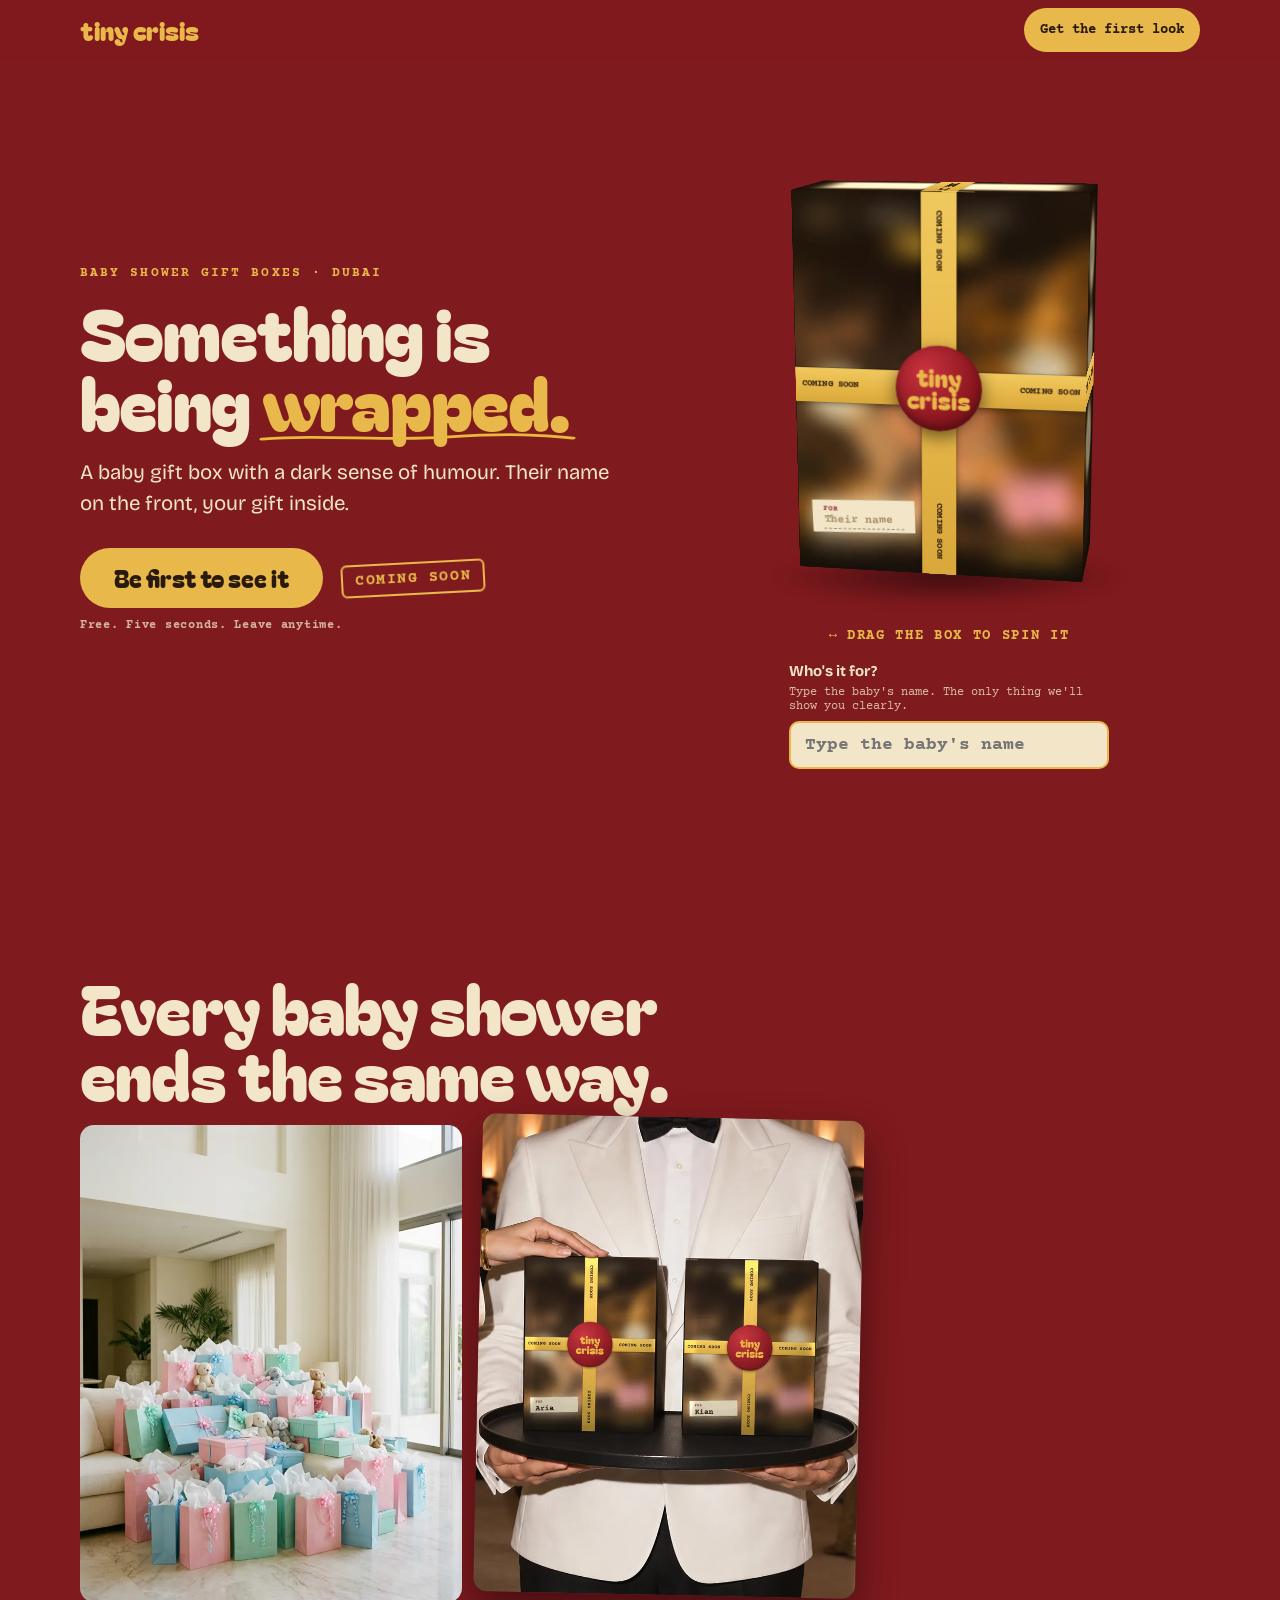
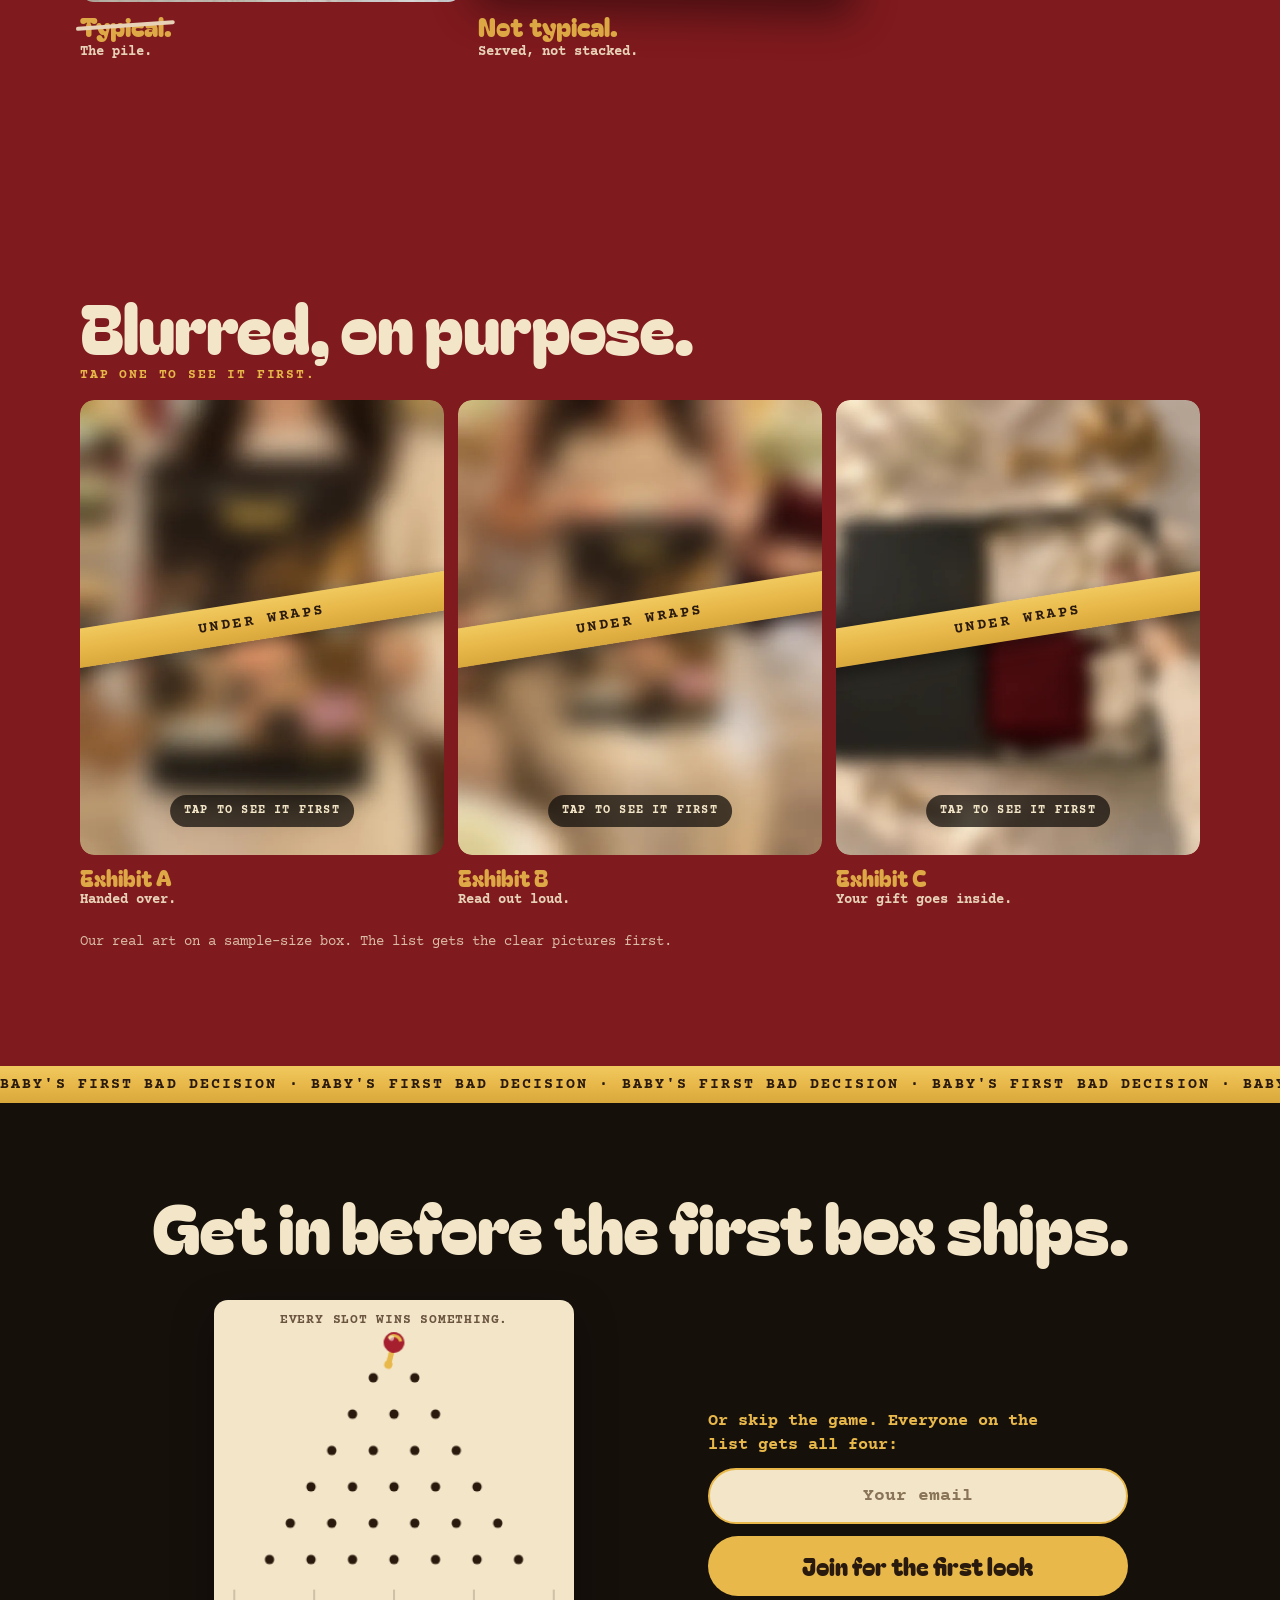
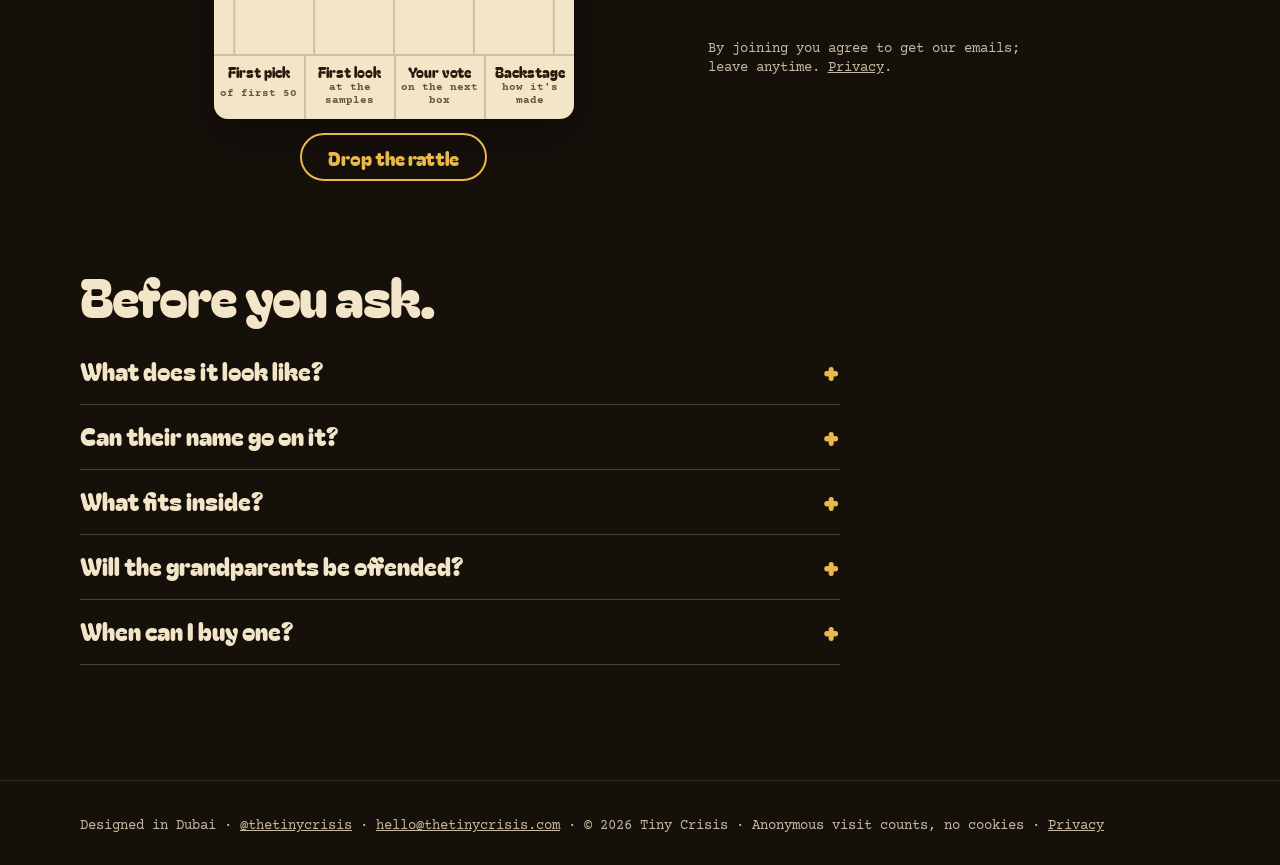
<file: index.html>
<!doctype html>
<html lang="en">
<head>
<meta charset="utf-8">
<meta name="viewport" content="width=device-width, initial-scale=1, viewport-fit=cover">
<title>Tiny Crisis · Funny baby shower gift boxes, Dubai</title>
<meta name="description" content="Baby shower gift boxes with a dark sense of humour. Your gift goes inside. Their name goes on the front. Designed in Dubai, opening soon.">
<meta property="og:title" content="Tiny Crisis · Baby's First Bad Decision">
<meta property="og:description" content="Baby shower gift boxes with a dark sense of humour. Your gift goes inside. Their name goes on the front.">
<meta property="og:image" content="https://thetinycrisis.com/img/og-soon.jpg">
<meta property="og:image:width" content="1200">
<meta property="og:image:height" content="630">
<meta property="og:image:alt" content="Two sealed Tiny Crisis gift boxes on a waiter's tray, wrapped in gold Coming soon tape.">
<meta property="og:url" content="https://thetinycrisis.com/">
<meta name="twitter:card" content="summary_large_image">
<meta name="theme-color" content="#7F1A1E">
<link rel="canonical" href="https://thetinycrisis.com/">
<link rel="apple-touch-icon" href="apple-touch-icon.png">
<script type="application/ld+json">{"@context":"https://schema.org","@type":"Organization","name":"Tiny Crisis","url":"https://thetinycrisis.com/","logo":"https://thetinycrisis.com/apple-touch-icon.png","description":"Baby shower gift boxes with a dark sense of humour, designed in Dubai.","sameAs":["https://www.instagram.com/thetinycrisis/"]}</script>
<link rel="icon" href="favicon.svg" type="image/svg+xml">
<link rel="preload" href="img/blur-front.webp" as="image" type="image/webp">
<link rel="preload" href="fonts/bagel-fat-one-latin-400-normal.woff2" as="font" type="font/woff2" crossorigin>
<link rel="stylesheet" href="style.css?v=20261118a">
</head>
<body>

<header class="top">
  <div class="wrap top-in">
    <a class="logo" href="#top">tiny crisis</a>
    <a class="pill" href="#join" id="pillBtn" aria-haspopup="dialog">Get the first look</a>
  </div>
</header>

<main id="top">

<!-- 1. Sealed (13 Nov, Mohamed: "coming soon banners all over"): blurred art under COMING SOON tape, only her name sharp -->
<section class="hero">
  <div class="wrap hero-in">
    <div class="hero-copy">
      <p class="kicker">Baby shower gift boxes · Dubai</p>
      <h1>Something is being <span>wrapped.</span></h1>
      <p class="lede">A baby gift box with a dark sense of humour. Their name on the front, your gift inside.</p>
      <p class="hero-cta"><a class="btn big" id="heroBtn" href="#join" aria-haspopup="dialog">Be first to see it</a><span class="soon"><span>Coming soon</span></span></p>
      <p class="cta-note">Free. Five seconds. Leave anytime.</p>
    </div>
    <div class="stage">
      <div class="scene" id="scene" role="group" aria-label="A sealed gift box under gold Coming soon tape. Drag it, or use the arrow keys, to spin it.">
        <div class="box" id="box">
          <div class="face f-front"><img src="img/blur-front.webp" alt="" fetchpriority="high"><span class="band h split" aria-hidden="true"><em>COMING SOON</em><em>COMING SOON</em></span><span class="band v split" aria-hidden="true"><b>COMING SOON</b><b>COMING SOON</b></span><span class="seal" aria-hidden="true">tiny<br>crisis</span><span class="namelabel" aria-hidden="true"><small>For</small><b id="nameOut">Their name</b></span></div>
          <div class="face f-back"><img src="img/blur-back.webp" alt=""><span class="band h" aria-hidden="true">COMING SOON · COMING SOON</span><span class="band v" aria-hidden="true"><b>COMING SOON · COMING SOON</b></span></div>
          <div class="face f-right"><img src="img/blur-right.webp" alt=""><span class="band h" aria-hidden="true">COMING SOON</span></div>
          <div class="face f-left"><img src="img/blur-left.webp" alt=""><span class="band h" aria-hidden="true">COMING SOON</span></div>
          <div class="face f-bottom"><i></i><span class="band v" aria-hidden="true"><b>COMING SOON</b></span></div>
          <div class="face f-top"><img src="img/blur-top.webp" alt=""><span class="band v" aria-hidden="true"><b>COMING SOON</b></span></div>
        </div>
      </div>
      <p class="spinhint" id="spinHint"><i aria-hidden="true">&#8596;</i> Drag the box to spin it</p>
      <label class="namefield" for="nameIn">Who's it for? <small>Type the baby's name. The only thing we'll show you clearly.</small>
        <input id="nameIn" maxlength="14" autocomplete="off" autocapitalize="words" enterkeyhint="done" placeholder="Type the baby's name">
      </label>
      <button type="button" class="btn sealbtn" id="sealBtn" hidden>Get this box first</button>
    </div>
  </div>
</section>

<!-- 2. Why it exists: the pile vs the sealed tray (real blank-box scene, sealed front, box gates passed 0.751 / 0.750) -->
<section class="sec vs">
  <div class="wrap">
    <h2 class="rv">Every baby shower ends the same way.</h2>
    <div class="pair rv" id="pair">
      <figure><img src="img/typical.webp" alt="A pile of pastel gift bags and teddy bears after a baby shower." loading="lazy" width="720" height="900"><figcaption><b><s>Typical.</s></b> The pile.</figcaption></figure>
      <figure><img src="img/soon-tray.webp" alt="A waiter holds a tray with two sealed Tiny Crisis boxes in gold Coming soon tape, the names Aria and Kian on the labels." loading="lazy" width="720" height="900"><figcaption><b>Not typical.</b> Served, not stacked.</figcaption></figure>
    </div>
  </div>
</section>

<!-- 2b. Coming soon: blurred on purpose. A tap opens the list, not the picture. -->
<section class="sec exh">
  <div class="wrap">
    <h2 class="rv">Blurred, on purpose.</h2>
    <p class="exh-sub">Tap one to see it first.</p>
    <div class="exh-strip three rv" id="exhStrip" tabindex="0" aria-label="Blurred preview pictures of the box">
      <figure class="blurcard" data-join><div class="bc-img"><img src="img/soon-hands.webp" alt="Blurred on purpose: a woman at a baby shower holds the new box." loading="lazy" width="720" height="900"><span class="bc-tape" aria-hidden="true">UNDER WRAPS</span><span class="bc-tap" aria-hidden="true">Tap to see it first</span></div><figcaption><b>Exhibit A</b> Handed over.</figcaption></figure>
      <figure class="blurcard" data-join><div class="bc-img"><img src="img/soon-lap.webp" alt="Blurred on purpose: the mum-to-be holds the box on her lap." loading="lazy" width="720" height="900"><span class="bc-tape" aria-hidden="true">UNDER WRAPS</span><span class="bc-tap" aria-hidden="true">Tap to see it first</span></div><figcaption><b>Exhibit B</b> Read out loud.</figcaption></figure>
      <figure class="blurcard" data-join><div class="bc-img"><img src="img/soon-open.webp" alt="Blurred on purpose: the box open from above, a baby outfit inside." loading="lazy" width="720" height="900"><span class="bc-tape" aria-hidden="true">UNDER WRAPS</span><span class="bc-tap" aria-hidden="true">Tap to see it first</span></div><figcaption><b>Exhibit C</b> Your gift goes inside.</figcaption></figure>
    </div>
    <p class="exh-dots" id="exhDots" aria-hidden="true"><i class="on"></i><i></i><i></i></p>
    <p class="micro exh-note">Our real art on a sample-size box. The list gets the clear pictures first.</p>
  </div>
</section>

<div class="tapeline" aria-hidden="true"><div><span>BABY'S FIRST BAD DECISION · BABY'S FIRST BAD DECISION · BABY'S FIRST BAD DECISION · BABY'S FIRST BAD DECISION · BABY'S FIRST BAD DECISION · BABY'S FIRST BAD DECISION · </span><span>BABY'S FIRST BAD DECISION · BABY'S FIRST BAD DECISION · BABY'S FIRST BAD DECISION · BABY'S FIRST BAD DECISION · BABY'S FIRST BAD DECISION · BABY'S FIRST BAD DECISION · </span></div></div>

<!-- 3. Drop the rattle → join (28 Oct: replaces the unwrap game). Every slot is a real list perk. -->
<section class="sec join" id="join">
  <div class="wrap join-in">
    <h2 class="rv">Get in before the first box ships.</h2>
    <div class="join-game">
    <div class="drop" id="drop">
      <p class="drop-sub">Every slot wins something.</p>
      <canvas id="board" width="320" height="312" role="img" aria-label="A board of pegs. Tap it to drop a baby rattle into one of four prize slots."></canvas>
      <ol class="slots" id="slots">
        <li><b>First pick</b><span>of first 50</span></li>
        <li><b>First look</b><span>at the samples</span></li>
        <li><b>Your vote</b><span>on the next box</span></li>
        <li><b>Backstage</b><span>how it's made</span></li>
      </ol>
    </div>
    <button type="button" class="btn ghost" id="dropBtn">Drop the rattle</button>
    </div>
    <div class="join-ask">
    <p class="unwrap-msg" id="dropMsg" aria-live="polite">Or skip the game. Everyone on the list gets all four:</p>
    <form class="joinform" id="joinForm" novalidate>
      <label class="sr-only" for="joinEmail">Your email</label>
      <input id="joinEmail" name="email" type="email" inputmode="email" autocomplete="email" autocapitalize="off" autocorrect="off" spellcheck="false" enterkeyhint="send" placeholder="Your email" required>
      <button type="submit" class="btn big waitlist" id="joinBtn">Join for the first look</button>
      <p class="join-err" id="joinErr" role="alert" aria-live="polite"></p>
    </form>
    <p class="micro">By joining you agree to get our emails; leave anytime. <a href="privacy.html">Privacy</a>.</p>
    </div>
  </div>
</section>

<!-- 10 Nov: three questions a careful buyer asks. No sizes until a sample is measured. -->
<section class="sec faq" id="faq">
  <div class="wrap">
    <h2 class="rv">Before you ask.</h2>
    <details class="rv"><summary>What does it look like?</summary><p>Blurred until reveal day, on purpose. The list gets the clear pictures in their inbox first, before they go anywhere else.</p></details>
    <details class="rv"><summary>Can their name go on it?</summary><p>Yes. Every box has a label with the baby's name on the front. Type a name at the top of this page to see where it goes.</p></details>
    <details class="rv"><summary>What fits inside?</summary><p>Think a newborn outfit set, a blanket or a soft toy. Exact measurements arrive with the first look, once the sample is on our desk.</p></details>
    <details class="rv"><summary>Will the grandparents be offended?</summary><p>No. It's dark humour, not rude humour: nothing cruel, and nothing you'd have to explain to Grandma. It works for a boy or a girl.</p></details>
    <details class="rv"><summary>When can I buy one?</summary><p>Soon. Samples are being made now. The list sees them first, and the first 50 boxes are offered to the list before the shop opens.</p></details>
  </div>
</section>

<!-- 8 Nov: the top button opens this pop-up (email in one step) instead of scrolling to the game -->
<dialog class="modal" id="joinModal" aria-labelledby="mTitle">
  <form class="joinform mform" id="modalForm" novalidate>
    <button type="button" class="m-x" id="mClose" aria-label="Close">&times;</button>
    <p class="m-kick">The list</p>
    <h2 id="mTitle">Get the first look.</h2>
    <p class="m-sub" id="mSub">Free, and it takes five seconds.</p>
    <label class="sr-only" for="mEmail">Your email</label>
    <input id="mEmail" name="email" type="email" inputmode="email" autocomplete="email" autocapitalize="off" autocorrect="off" spellcheck="false" enterkeyhint="send" placeholder="Your email" required>
    <button type="submit" class="btn big waitlist" id="mBtn">Join for the first look</button>
    <p class="join-err" id="mErr" role="alert" aria-live="polite"></p>
    <p class="micro">By joining you agree to get our emails; leave anytime. <a href="privacy.html">Privacy</a>.</p>
  </form>
</dialog>

<div class="stickybar" id="stickyBar" hidden><a class="btn big" id="stickyBtn" href="#join" aria-haspopup="dialog">Be first to see it</a></div>

</main>

<footer class="foot">
  <div class="wrap">
    <p class="legal">Designed in Dubai · <a href="https://www.instagram.com/thetinycrisis/">@thetinycrisis</a> · <a href="mailto:hello@thetinycrisis.com">hello@thetinycrisis.com</a> · © 2026 Tiny Crisis · Anonymous visit counts, no cookies · <a href="privacy.html">Privacy</a></p>
  </div>
</footer>

<script src="track.js?v=20261102a" defer></script>
<script src="app.js?v=20261118a" defer></script>
</body>
</html>
</file>
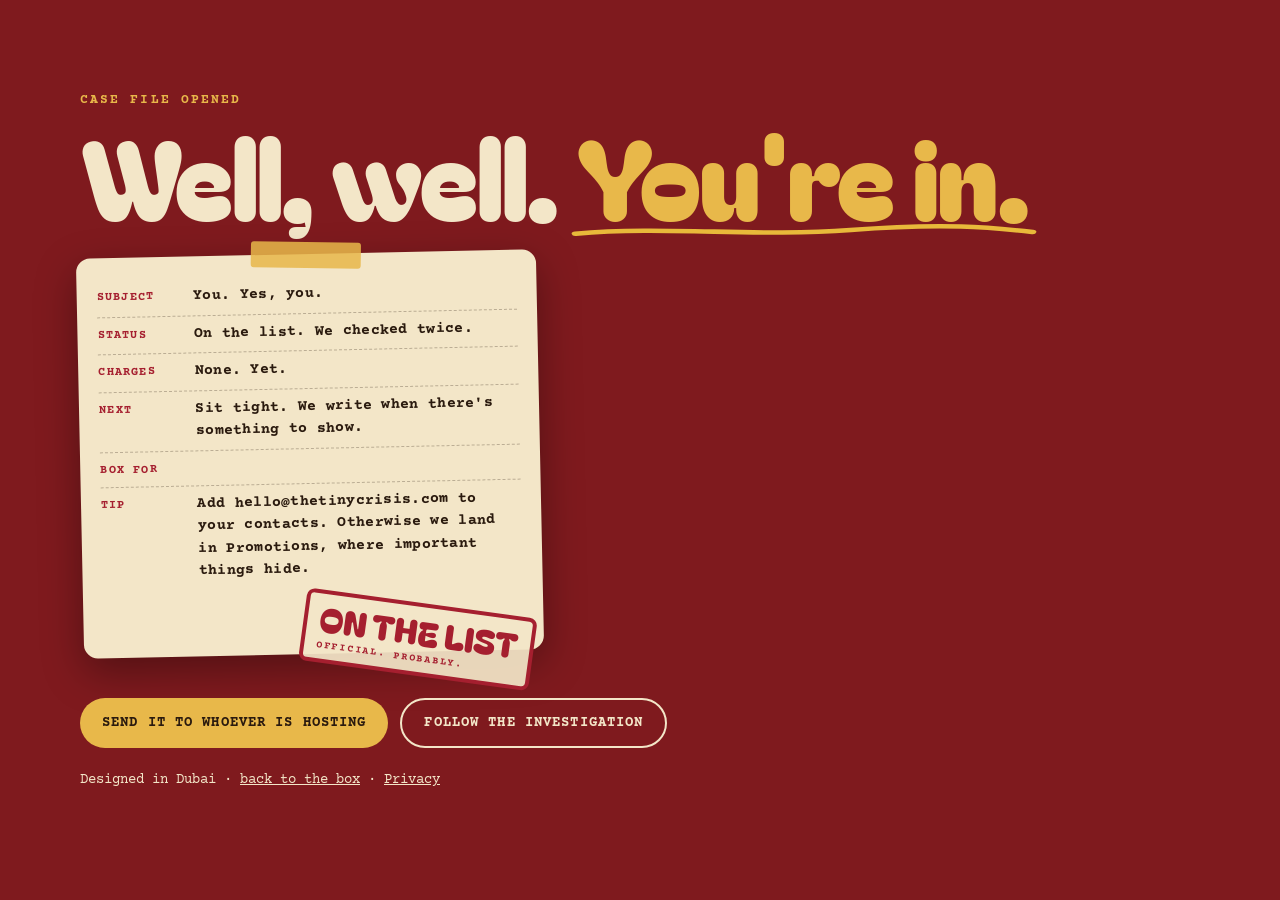
<file: joined.html>
<!doctype html>
<html lang="en">
<head>
<meta charset="utf-8">
<meta name="viewport" content="width=device-width, initial-scale=1, viewport-fit=cover">
<meta name="robots" content="noindex">
<title>Tiny Crisis · You're in</title>
<meta name="theme-color" content="#7F1A1E">
<link rel="icon" href="favicon.svg" type="image/svg+xml">
<link rel="preload" href="fonts/bagel-fat-one-latin-400-normal.woff2" as="font" type="font/woff2" crossorigin>
<link rel="stylesheet" href="style.css?v=20261118a">
<style>
.joined{min-height:100svh;display:grid;align-content:center;padding:40px 0 56px;overflow:hidden}
.joined .kicker{margin-bottom:12px}
.joined h1{font-size:clamp(50px,13.5vw,112px);margin-bottom:26px}
.joined h1 span{color:var(--gold)}
.jn-card{position:relative;margin-bottom:34px;max-width:460px;background:var(--paper);color:var(--ink);border-radius:var(--r);padding:22px 20px 66px;box-shadow:0 14px 40px rgba(0,0,0,.35);transform:rotate(-1.2deg)}
.jn-card::before{content:"";position:absolute;left:50%;top:-12px;width:110px;height:26px;margin-left:-55px;background:rgba(232,184,74,.85);transform:rotate(2deg);border-radius:3px}
.jn-log{list-style:none;font:700 15px/1.5 var(--type);letter-spacing:.02em}
.jn-log li{display:flex;gap:10px;padding:7px 0;border-bottom:1px dashed rgba(42,26,14,.28);opacity:0;animation:line .5s ease forwards}
.jn-log li:last-child{border-bottom:0}
.jn-log b{flex:0 0 7.2em;color:var(--red-hi);text-transform:uppercase;font-size:12px;letter-spacing:.1em;padding-top:2px}
.jn-log li:nth-child(1){animation-delay:1.1s}.jn-log li:nth-child(2){animation-delay:1.7s}.jn-log li:nth-child(3){animation-delay:2.3s}.jn-log li:nth-child(4){animation-delay:2.9s}.jn-log li:nth-child(5){animation-delay:3.5s}.jn-log li:nth-child(6){animation-delay:4.1s}
.jn-stamp{position:absolute;z-index:3;right:10px;bottom:-24px;font:400 clamp(24px,7vw,34px)/1 var(--display);color:var(--red-hi);border:4px solid var(--red-hi);border-radius:8px;padding:8px 12px;background:rgba(243,230,200,.92);transform:rotate(9deg);opacity:0;animation:slam .45s cubic-bezier(.2,1.6,.4,1) .5s forwards}
.jn-stamp small{display:block;font:700 10px/1 var(--type);letter-spacing:.18em;margin-top:5px}
.joined .jn-row{display:flex;flex-wrap:wrap;gap:12px;margin-top:44px;opacity:0;animation:line .6s ease 4.1s forwards}
.joined .btn{display:inline-flex;align-items:center;justify-content:center;min-height:50px;padding:0 22px;border-radius:999px;background:var(--gold);color:var(--ink);font:700 14px/1 var(--type);letter-spacing:.08em;text-transform:uppercase;text-decoration:none}
.joined .btn.alt{background:transparent;color:var(--paper);border:2px solid var(--paper)}
.joined .jn-micro{font:400 14px/1.45 var(--type);opacity:0;margin-top:22px;animation:line .6s ease 4.4s forwards}
@keyframes line{from{opacity:0;transform:translateY(8px)}to{opacity:1;transform:none}}
@keyframes slam{0%{opacity:0;transform:rotate(9deg) scale(2.4)}100%{opacity:1;transform:rotate(9deg) scale(1)}}
@media (prefers-reduced-motion:reduce){.jn-log li,.jn-stamp,.joined .jn-row,.joined .jn-micro{animation:none;opacity:1}}
</style>
</head>
<body>
<main class="joined">
  <div class="wrap">
    <p class="kicker">Case file opened</p>
    <h1>Well, well. <span>You're in.</span></h1>
    <div class="jn-card">
      <div class="jn-stamp" aria-hidden="true">ON THE LIST<small>OFFICIAL. PROBABLY.</small></div>
      <ul class="jn-log">
        <li><b>Subject</b><span>You. Yes, you.</span></li>
        <li><b>Status</b><span id="jnStatus">On the list. We checked twice.</span></li>
        <li><b>Charges</b><span>None. Yet.</span></li>
        <li><b>Next</b><span>Sit tight. We write when there's something to show.</span></li>
        <li id="jnFor" hidden><b>Box for</b><span id="jnName"></span></li>
        <li><b>Tip</b><span>Add hello@thetinycrisis.com to your contacts. Otherwise we land in Promotions, where important things hide.</span></li>
      </ul>
    </div>
    <div class="jn-row">
      <a class="btn" id="shareBtn" href="https://wa.me/?text=I%20found%20the%20baby%20shower%20gift.%20A%20box%20with%20a%20dark%20sense%20of%20humour%20and%20the%20baby%27s%20name%20on%20the%20front.%20Get%20on%20the%20list%20before%20it%20opens%3A%20https%3A%2F%2Fthetinycrisis.com%2F%3Futm_source%3Dshare" target="_blank" rel="noopener">Send it to whoever is hosting</a>
      <a class="btn alt" href="https://www.instagram.com/thetinycrisis/" target="_blank" rel="noopener">Follow the investigation</a>
    </div>
    <p class="jn-micro">Designed in Dubai · <a href="/">back to the box</a> · <a href="privacy.html">Privacy</a></p>
  </div>
</main>
<script src="track.js?v=20261102a"></script>
<script>let tcF = '', tcU = ''; try { tcF = sessionStorage.getItem('tcFrom') || ''; tcU = sessionStorage.getItem('tcUtm') || ''; } catch (e) {}
window.tcTrack && window.tcTrack("signed_up", {from: tcF, utm: tcU}, true);
try { const pz = sessionStorage.getItem('tcPrize'); if (pz) document.getElementById('jnStatus').textContent = 'On the list. Prize logged: ' + pz + '.'; } catch (e) {}
// 18 Nov: her baby's name (typed on the box, kept on this phone only) goes on the card and into the WhatsApp message she sends herself
try { const nm = (sessionStorage.getItem('tcName') || '').replace(/[^\p{L}\p{M} '\-]/gu, '').trim();
  if (nm) { document.getElementById('jnName').textContent = nm; document.getElementById('jnFor').hidden = false;
    const msg = 'I found the gift for ' + nm + '. A baby shower box with a dark sense of humour and ' + nm + "'s name on the front. Get on the list before it opens: https://thetinycrisis.com/?utm_source=share";
    document.getElementById('shareBtn').href = 'https://wa.me/?text=' + encodeURIComponent(msg); } } catch (e) {}
document.getElementById('shareBtn').addEventListener('click', () => window.tcTrack && window.tcTrack('share_click', {}, false));</script>
</body>
</html>
</file>
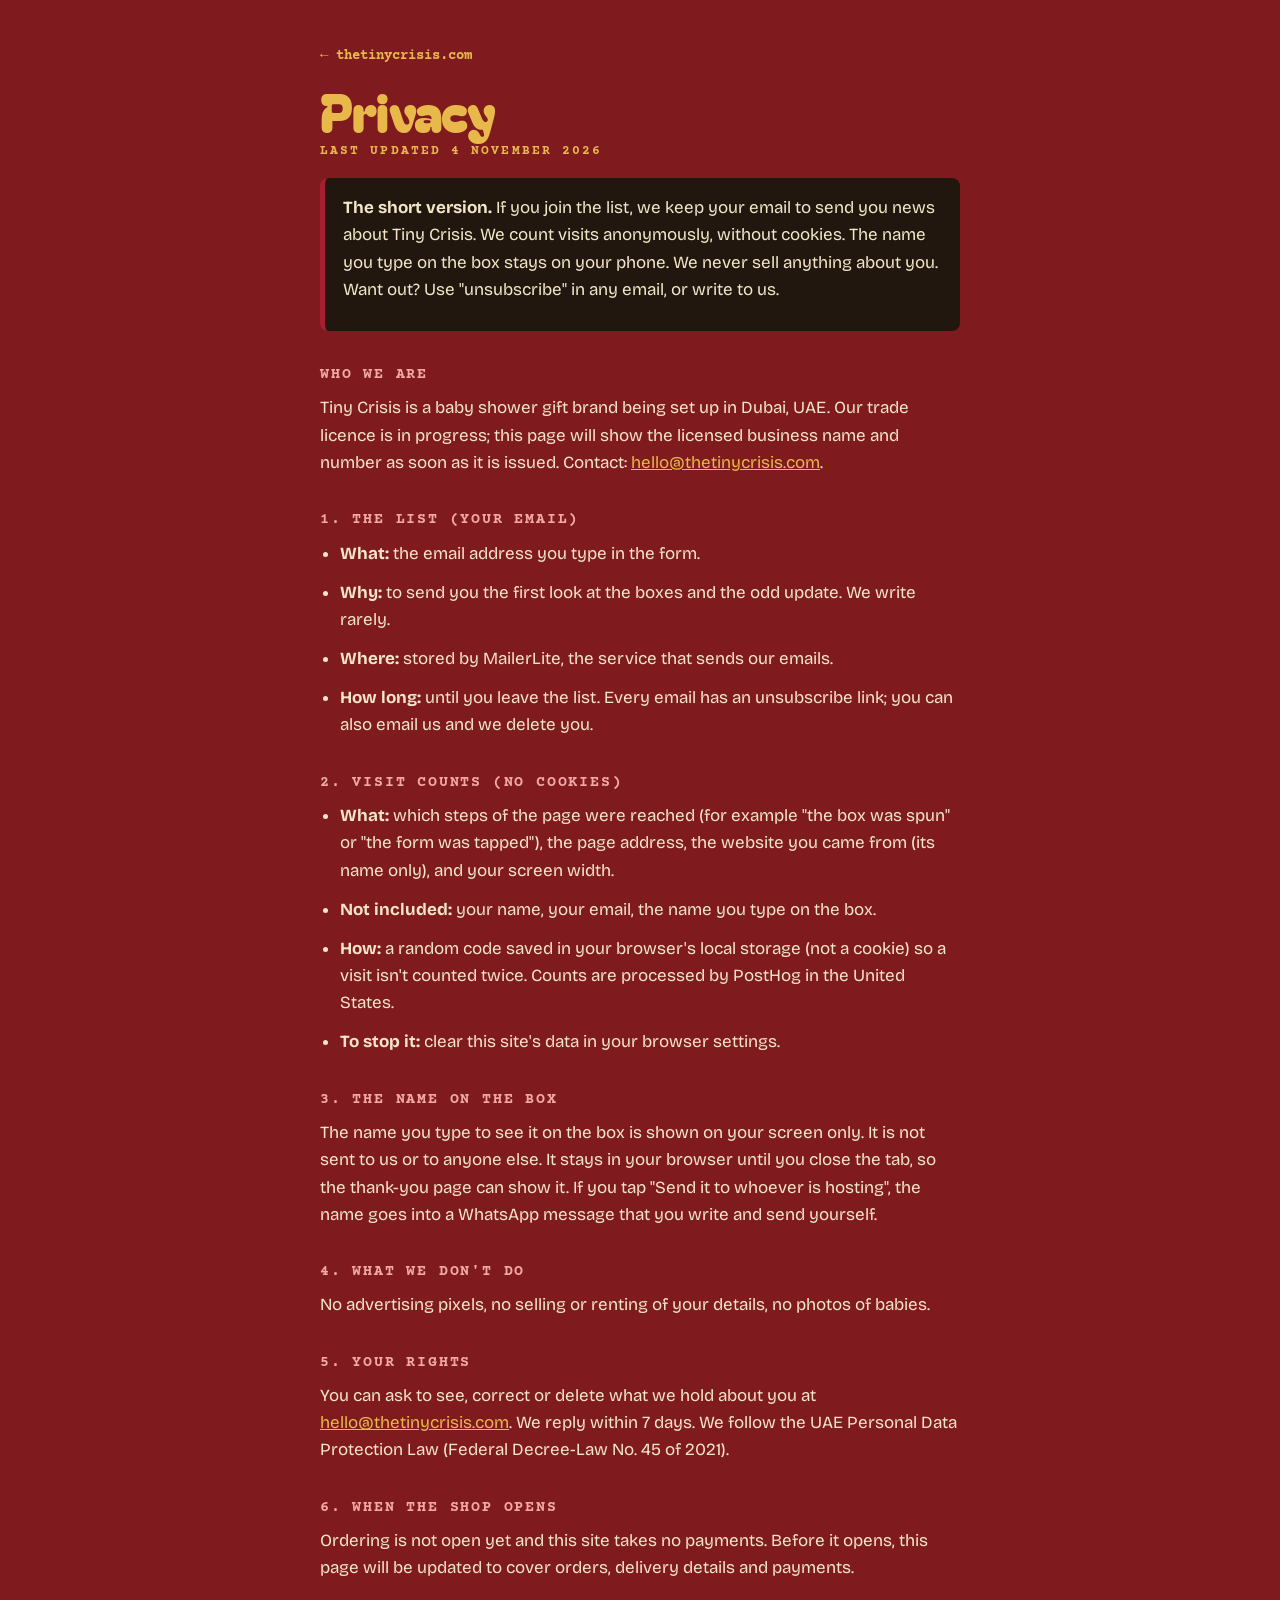
<file: privacy.html>
<!doctype html>
<html lang="en">
<head>
<meta charset="utf-8">
<meta name="viewport" content="width=device-width, initial-scale=1, viewport-fit=cover">
<title>Privacy · Tiny Crisis</title>
<link rel="canonical" href="https://thetinycrisis.com/privacy.html">
<meta name="description" content="What thetinycrisis.com collects, why, and how to leave.">
<meta name="theme-color" content="#7F1A1E">
<link rel="icon" href="favicon.svg" type="image/svg+xml">
<link rel="stylesheet" href="style.css?v=20261118a">
<style>
.pv{max-width:680px;margin:0 auto;padding:40px 20px 80px;color:var(--paper);font:400 17px/1.6 var(--sans)}
.pv h1{font:400 clamp(34px,8vw,52px)/1 var(--display);color:var(--gold);margin:18px 0 8px}
.pv h2{font:700 15px/1.3 var(--type);letter-spacing:.12em;text-transform:uppercase;color:var(--blush);margin:34px 0 10px}
.pv p,.pv li{margin:0 0 12px}.pv ul{padding-left:20px}
.pv a{color:var(--gold)}.pv .k{font:700 13px/1 var(--type);letter-spacing:.16em;text-transform:uppercase;color:var(--gold)}
.pv .short{background:#21170f;border-left:5px solid var(--red-hi);border-radius:8px;padding:16px 18px;margin:20px 0}
.pv .back{font:700 14px/1 var(--type);text-decoration:none}
</style>
</head>
<body>
<main class="pv">
  <a class="back" href="./">← thetinycrisis.com</a>
  <h1>Privacy</h1>
  <p class="k">Last updated 4 November 2026</p>

  <div class="short">
    <p><b>The short version.</b> If you join the list, we keep your email to send you news about Tiny Crisis. We count visits anonymously, without cookies. The name you type on the box stays on your phone. We never sell anything about you. Want out? Use "unsubscribe" in any email, or write to us.</p>
  </div>

  <h2>Who we are</h2>
  <p>Tiny Crisis is a baby shower gift brand being set up in Dubai, UAE. Our trade licence is in progress; this page will show the licensed business name and number as soon as it is issued. Contact: <a href="mailto:hello@thetinycrisis.com">hello@thetinycrisis.com</a>.</p>

  <h2>1. The list (your email)</h2>
  <ul>
    <li><b>What:</b> the email address you type in the form.</li>
    <li><b>Why:</b> to send you the first look at the boxes and the odd update. We write rarely.</li>
    <li><b>Where:</b> stored by MailerLite, the service that sends our emails.</li>
    <li><b>How long:</b> until you leave the list. Every email has an unsubscribe link; you can also email us and we delete you.</li>
  </ul>

  <h2>2. Visit counts (no cookies)</h2>
  <ul>
    <li><b>What:</b> which steps of the page were reached (for example "the box was spun" or "the form was tapped"), the page address, the website you came from (its name only), and your screen width.</li>
    <li><b>Not included:</b> your name, your email, the name you type on the box.</li>
    <li><b>How:</b> a random code saved in your browser's local storage (not a cookie) so a visit isn't counted twice. Counts are processed by PostHog in the United States.</li>
    <li><b>To stop it:</b> clear this site's data in your browser settings.</li>
  </ul>

  <h2>3. The name on the box</h2>
  <p>The name you type to see it on the box is shown on your screen only. It is not sent to us or to anyone else. It stays in your browser until you close the tab, so the thank-you page can show it. If you tap "Send it to whoever is hosting", the name goes into a WhatsApp message that you write and send yourself.</p>

  <h2>4. What we don't do</h2>
  <p>No advertising pixels, no selling or renting of your details, no photos of babies.</p>

  <h2>5. Your rights</h2>
  <p>You can ask to see, correct or delete what we hold about you at <a href="mailto:hello@thetinycrisis.com">hello@thetinycrisis.com</a>. We reply within 7 days. We follow the UAE Personal Data Protection Law (Federal Decree-Law No. 45 of 2021).</p>

  <h2>6. When the shop opens</h2>
  <p>Ordering is not open yet and this site takes no payments. Before it opens, this page will be updated to cover orders, delivery details and payments.</p>
</main>
</body>
</html>
</file>
<file: style.css>
@font-face{font-family:'Bagel Fat One';font-display:swap;src:url(fonts/bagel-fat-one-latin-400-normal.woff2) format('woff2')}
@font-face{font-family:'Courier Prime';font-weight:400;font-display:swap;src:url(fonts/courier-prime-latin-400-normal.woff2) format('woff2')}
@font-face{font-family:'Courier Prime';font-weight:700;font-display:swap;src:url(fonts/courier-prime-latin-700-normal.woff2) format('woff2')}
@font-face{font-family:'Bricolage Grotesque';font-weight:200 800;font-display:swap;src:url(fonts/bricolage-grotesque-latin-opsz-normal.woff2) format('woff2')}
:root{
  color-scheme:dark;
  --red:#7F1A1E;--red-hi:#A51F2F;--night:#16100B;--paper:#F3E6C8;--gold:#E8B84A;--blush:#F2A9A6;--ink:#2A1A0E;--ink-soft:#6B5440;
  --display:'Bagel Fat One',system-ui,sans-serif;--sans:'Bricolage Grotesque',system-ui,sans-serif;--type:'Courier Prime',ui-monospace,monospace;
  --r:14px;--pad:clamp(64px,9vw,120px)
}
*{box-sizing:border-box;margin:0;padding:0}
html{scroll-behavior:smooth;-webkit-text-size-adjust:100%;scroll-padding-top:70px}
html,body{overflow-x:clip}
body{background:var(--red);color:var(--paper);font:400 18px/1.55 var(--sans)}
img{display:block;max-width:100%;height:auto}
a{color:inherit}
button{font:inherit;color:inherit;cursor:pointer;background:none;border:0}
:focus-visible{outline:3px solid var(--gold);outline-offset:3px}
h1,h2,h3{font-family:var(--display);font-weight:400;line-height:.98;letter-spacing:-.015em;text-wrap:balance}
h2{font-size:clamp(38px,6vw,68px);margin-bottom:18px}
.wrap{width:min(1120px,100% - 32px);margin-inline:auto}
.sec{padding:var(--pad) 0}
.paper{background:var(--paper);color:var(--ink)}
.night{background:var(--night)}
.kicker{font:700 13px/1 var(--type);letter-spacing:.16em;text-transform:uppercase;color:var(--gold);margin-bottom:16px}
.sub{max-width:52ch;opacity:.85;margin-bottom:32px}
.micro{font:400 14px/1.4 var(--type);opacity:.8}

/* header */
.top{position:sticky;top:0;z-index:10;background:rgba(127,26,30,.92);backdrop-filter:blur(8px);-webkit-backdrop-filter:blur(8px)}
.top-in{display:flex;align-items:center;min-height:60px}
.logo{font:400 26px/1 var(--display);color:var(--gold);text-decoration:none;margin-right:auto}
.pill{font:700 14px/1 var(--type);text-decoration:none;padding:13px 16px;border-radius:999px;background:var(--gold);color:var(--ink);min-height:44px;display:inline-flex;align-items:center}

/* buttons */
.btn{display:inline-flex;align-items:center;justify-content:center;min-height:52px;padding:0 26px;border-radius:999px;background:var(--gold);color:var(--ink);font:400 21px/1 var(--display);text-decoration:none;transition:transform .2s}
.btn:hover{transform:translateY(-2px)}
.btn.big{min-height:60px;font-size:24px;padding:0 34px}

/* hero */
.hero{padding:clamp(28px,6vw,72px) 0 clamp(48px,7vw,90px)}
.hero-in{display:grid;grid-template-columns:1.05fr .95fr;gap:clamp(24px,5vw,64px);align-items:center}
h1{font-size:clamp(50px,8.4vw,104px);margin-bottom:20px}
h1 span{color:var(--gold)}
.lede{font-size:clamp(18px,1.6vw,21px);max-width:44ch;margin-bottom:28px}
.cta-row{display:flex;flex-wrap:wrap;align-items:center;gap:14px 20px}

/* 360, sealed */
.stage{display:grid;justify-items:center}
.scene{--w:min(44vw,270px);--h:calc(var(--w)*28/21);--d:calc(var(--w)*9/21);width:100%;height:calc(var(--h)*1.3);perspective:1400px;display:grid;place-items:center;touch-action:pan-y;cursor:grab;user-select:none;-webkit-user-select:none}
.scene.dragging{cursor:grabbing}
.box{position:relative;width:var(--w);height:var(--h);transform-style:preserve-3d;will-change:transform}
.box.nope{animation:nope .45s}
@keyframes nope{20%{translate:-8px 0}40%{translate:8px 0}60%{translate:-5px 0}80%{translate:4px 0}}
.face{position:absolute;left:50%;top:50%;transform-style:preserve-3d;overflow:hidden;background:#1d140d}
.face img,.face i{position:absolute;inset:0;width:100%;height:100%;object-fit:cover;backface-visibility:hidden;-webkit-backface-visibility:hidden}
.face i{background:#1d140d}
.f-front,.f-back{width:var(--w);height:var(--h);margin:calc(var(--h)/-2) 0 0 calc(var(--w)/-2)}
.f-left,.f-right{width:var(--d);height:var(--h);margin:calc(var(--h)/-2) 0 0 calc(var(--d)/-2)}
.f-top,.f-bottom{width:var(--w);height:var(--d);margin:calc(var(--d)/-2) 0 0 calc(var(--w)/-2)}
.f-front{transform:translateZ(calc(var(--d)/2))}
.f-back{transform:rotateY(180deg) translateZ(calc(var(--d)/2))}
.f-right{transform:rotateY(90deg) translateZ(calc(var(--w)/2))}
.f-left{transform:rotateY(-90deg) translateZ(calc(var(--w)/2))}
.f-top{transform:rotateX(90deg) translateZ(calc(var(--h)/2))}
.f-bottom{transform:rotateX(-90deg) translateZ(calc(var(--h)/2))}
.seal{position:absolute;left:50%;top:50%;width:46%;aspect-ratio:1;translate:-50% -50%;border-radius:50%;
  background:radial-gradient(circle at 35% 30%,#c9333f,#8d1720 60%,#5e0e14);box-shadow:0 6px 18px rgba(0,0,0,.55),inset 0 -4px 10px rgba(0,0,0,.35);
  display:grid;place-items:center;text-align:center;font:400 calc(var(--w)*.085)/.9 var(--display);color:var(--gold);backface-visibility:hidden;-webkit-backface-visibility:hidden}
.tape{position:absolute;left:-20%;width:140%;padding:6px 0;background:var(--gold);color:var(--ink);font:700 calc(var(--w)*.045)/1 var(--type);letter-spacing:.12em;text-align:center;white-space:nowrap;box-shadow:0 3px 8px rgba(0,0,0,.4);backface-visibility:hidden;-webkit-backface-visibility:hidden}
.t1{top:16%;rotate:-8deg}
.t2{top:46%;rotate:6deg}
.hint{font:700 13px/1.4 var(--type);letter-spacing:.08em;text-transform:uppercase;opacity:.85;text-align:center;min-height:2.8em;margin-top:6px}

/* typical vs */
.pair{display:grid;grid-template-columns:1fr 1fr;gap:16px}
.pair img{border-radius:var(--r);width:100%;aspect-ratio:4/5;object-fit:cover}
.pair figcaption{font:700 14px/1.4 var(--type);margin-top:10px;opacity:.9}

/* tell */
.tell-in{display:grid;grid-template-columns:1.2fr .8fr;gap:clamp(24px,5vw,64px);align-items:start}
.ticks{list-style:none;display:grid;gap:16px}
.ticks li{padding-left:34px;position:relative;font-size:19px}
.ticks li::before{content:"✓";position:absolute;left:0;top:0;width:24px;height:24px;border-radius:50%;background:var(--red);color:var(--paper);display:grid;place-items:center;font-size:14px;line-height:24px;text-align:center}
.cant{background:var(--night);color:var(--paper);border-radius:var(--r);padding:28px;position:relative}
.cant h3{font-size:34px;margin-bottom:10px}
.stamp{display:inline-block;font:700 14px/1 var(--type);letter-spacing:.18em;text-transform:uppercase;color:var(--blush);border:2px solid var(--blush);padding:6px 10px;rotate:-6deg;margin-bottom:14px}

/* sealed files */
.files{display:grid;grid-template-columns:repeat(3,1fr);gap:16px}
.file{position:relative;border-radius:var(--r);overflow:hidden;aspect-ratio:3/4;text-align:left;background:#000}
.file img{position:absolute;inset:0;width:100%;height:100%;object-fit:cover;opacity:.85}
.file .no{position:absolute;left:12px;top:12px;font:700 13px/1 var(--type);letter-spacing:.1em;background:var(--paper);color:var(--ink);padding:6px 8px;border-radius:4px}
.file .bar{position:absolute;left:12px;right:30%;top:44px;height:14px;background:#000;border-radius:2px}
.file .wax{position:absolute;left:50%;top:50%;translate:-50% -50%;width:34%;aspect-ratio:1;border-radius:50%;display:grid;place-items:center;
  background:radial-gradient(circle at 35% 30%,#c9333f,#8d1720 60%,#5e0e14);box-shadow:0 6px 16px rgba(0,0,0,.6);font:400 clamp(18px,3vw,30px)/1 var(--display);color:var(--gold)}
.file .clue{position:absolute;left:10px;right:10px;bottom:10px;padding:10px;border-radius:8px;background:var(--paper);color:var(--ink);font:700 15px/1.25 var(--type);opacity:0;translate:0 10px;transition:.25s}
.file.shown .clue{opacity:1;translate:0 0}
.file.shake{animation:nope .45s}
.note{margin-top:18px;font:700 14px/1.4 var(--type);opacity:.85}

/* evidence */
.grid{display:grid;grid-template-columns:repeat(4,1fr);gap:12px}
.grid figure{position:relative;border-radius:var(--r);overflow:hidden;aspect-ratio:4/5}
.grid img{width:100%;height:100%;object-fit:cover}
.grid figure::after{content:"EVIDENCE WITHHELD";position:absolute;left:-10%;right:-10%;top:46%;padding:6px 0;background:var(--gold);color:var(--ink);font:700 12px/1 var(--type);letter-spacing:.14em;text-align:center;rotate:-8deg}
.ev{position:absolute;left:10px;top:10px;font:700 12px/1 var(--type);background:var(--night);padding:6px 8px;border-radius:4px}

/* how + faq */
.steps{list-style:none;display:grid;grid-template-columns:repeat(3,1fr);gap:16px}
.steps li{display:flex;gap:14px;align-items:flex-start;background:#fff8e8;border-radius:var(--r);padding:20px}
.steps b{font:400 34px/1 var(--display);color:var(--red-hi)}
.faq details{border-bottom:1px solid rgba(243,230,200,.25);padding:16px 0;max-width:760px}
.faq summary{font:400 24px/1.2 var(--display);cursor:pointer;list-style:none;min-height:44px;display:flex;align-items:center}
.faq summary::-webkit-details-marker{display:none}
.faq p{margin-top:8px;opacity:.9}

/* join */
.join{background:var(--night);text-align:center}
.join-in{display:grid;justify-items:center}
.perks{list-style:none;display:grid;gap:10px;margin:8px 0 30px;max-width:560px;text-align:left}
.perks li{padding-left:22px;position:relative}
.perks li::before{content:"✦";position:absolute;left:0;color:var(--gold)}
.join .micro{margin-top:14px}

/* footer */
.foot{background:var(--red);padding:56px 0 calc(40px + env(safe-area-inset-bottom))}
.foot-logo{font:400 clamp(60px,13vw,150px)/.9 var(--display);color:var(--gold);letter-spacing:-.03em;margin-bottom:12px}
.legal{font:400 14px/1.4 var(--type);opacity:.8;margin-top:8px}

@media (max-width:820px){
  .hero-in,.tell-in{grid-template-columns:1fr}
  .scene{--w:min(46vw,190px)}
  .hero{padding-top:20px}
  h1{font-size:clamp(44px,13vw,60px);margin-bottom:12px}
  .lede{font-size:17px;margin-bottom:8px}
  .hero-in{gap:6px}
  .pill{font-size:12px;padding:10px 12px;min-height:40px}
  .files{grid-template-columns:repeat(3,1fr);gap:8px}
  .file .clue{font-size:12px;padding:7px}
  .file .no{font-size:10px;padding:4px 6px}
  .file .bar{top:36px;height:10px}
  .grid{grid-template-columns:1fr 1fr}
  .steps{grid-template-columns:1fr}
  .pair{gap:10px}
}
@media (prefers-reduced-motion:reduce){html{scroll-behavior:auto}.box.nope,.file.shake{animation:none}}

/* ---------- 25 Oct: more ways to tease ---------- */
/* 1. only their name is in focus */
.namelabel{position:absolute;left:4%;top:79.5%;width:46%;height:10.5%;background:#F3E6C8;border:1px solid #d9c79c;border-radius:2px;
  padding:3% 5% 0;display:flex;flex-direction:column;gap:2%;backface-visibility:hidden;-webkit-backface-visibility:hidden;box-shadow:0 1px 3px rgba(0,0,0,.35)}
.namelabel small{font:700 calc(var(--w)*.026)/1 var(--type);letter-spacing:.12em;color:var(--red-hi);text-transform:uppercase}
.namelabel b{font:700 calc(var(--w)*var(--ns,.065))/1.1 var(--type);color:var(--ink);white-space:nowrap;overflow:hidden;border-bottom:1px dashed #a8946b;padding-bottom:2px}
.namelabel b.empty{color:#a8946b}
.namefield{display:grid;gap:6px;width:min(100%,320px);margin-top:14px;font:700 15px/1.2 var(--sans)}
.namefield small{font:400 12px/1.2 var(--type);opacity:.8}
.namefield input{min-height:48px;border-radius:10px;border:2px solid var(--gold);background:var(--paper);color:var(--ink);font:700 18px/1 var(--type);padding:0 14px}
/* 4. declassify meter */
.meter{display:flex;align-items:center;gap:10px;width:min(100%,320px);margin-top:12px;font:700 12px/1 var(--type);letter-spacing:.1em;text-transform:uppercase}
.meter i{flex:1;height:8px;border-radius:99px;background:rgba(243,230,200,.2);overflow:hidden}
.meter b{display:block;height:100%;width:10%;background:var(--gold);border-radius:99px;transition:width 1.2s ease}
.meter em{font-style:normal;color:var(--gold)}

/* 3. unwrap it */
.unwrap{background:var(--night)}
.unwrap-in{display:grid;grid-template-columns:1fr 1fr;gap:32px;align-items:center}
.unwrap-msg{font:700 16px/1.4 var(--type);color:var(--gold);min-height:3em}
.gift{position:relative;width:min(78vw,340px);aspect-ratio:1;justify-self:center;border-radius:6px}
.gift .layer{position:absolute;inset:0;border-radius:6px;transition:transform .7s cubic-bezier(.5,0,.3,1),opacity .7s;box-shadow:0 20px 40px -12px rgba(0,0,0,.7)}
.gift .l1{background:repeating-linear-gradient(135deg,#A51F2F 0 18px,#97192a 18px 36px);z-index:3}
.gift .l2{inset:14%;background:repeating-linear-gradient(45deg,#F2A9A6 0 14px,#e99a97 14px 28px);z-index:2}
.gift .rib-v,.gift .rib-h{position:absolute;background:linear-gradient(90deg,#c9952f,#E8B84A,#c9952f);transition:transform .6s,opacity .6s}
.gift .rib-v{left:44%;width:12%;top:0;bottom:0}
.gift .rib-h{top:44%;height:12%;left:0;right:0;background:linear-gradient(180deg,#c9952f,#E8B84A,#c9952f)}
.gift .bow{position:absolute;left:50%;top:50%;width:34%;height:20%;translate:-50% -50%;transition:transform .6s,opacity .6s;
  background:radial-gradient(ellipse at 25% 50%,#E8B84A 0 38%,transparent 40%),radial-gradient(ellipse at 75% 50%,#E8B84A 0 38%,transparent 40%),radial-gradient(circle at 50% 50%,#c9952f 0 14%,transparent 15%)}
.gift .envelope{position:absolute;inset:26% 14%;background:var(--paper);border-radius:4px;z-index:1;display:grid;place-items:center;box-shadow:0 10px 24px rgba(0,0,0,.5)}
.gift .flap{position:absolute;left:0;right:0;top:0;height:55%;background:#e6d5ae;clip-path:polygon(0 0,100% 0,50% 100%)}
.gift .wax2{position:absolute;left:50%;top:48%;translate:-50% -50%;width:26%;aspect-ratio:1;border-radius:50%;display:grid;place-items:center;
  background:radial-gradient(circle at 35% 30%,#c9333f,#8d1720 60%,#5e0e14);font:400 clamp(16px,4vw,24px)/1 var(--display);color:var(--gold);font-style:normal}
.gift .env-text{position:absolute;bottom:10%;font:700 13px/1 var(--type);color:var(--ink);letter-spacing:.06em}
.gift.s1 .l1 .rib-v{transform:translateY(-120%);opacity:0}
.gift.s1 .l1 .rib-h{transform:translateX(120%);opacity:0}
.gift.s1 .l1 .bow{transform:translateY(-160%) rotate(-30deg);opacity:0}
.gift.s2 .l1{transform:translateY(-40%) rotate(-14deg) scale(1.08);opacity:0;pointer-events:none}
.gift.s3 .l2 .rib-v,.gift.s3 .l2 .rib-h,.gift.s3 .l2 .bow{opacity:0}
.gift.s4 .l2{transform:translateX(60%) rotate(18deg);opacity:0;pointer-events:none}
.gift.s4 .envelope{animation:nope .45s}

/* 7. redacted line */
.redline{margin-top:14px;font:400 16px/1.7 var(--type)}
.redline .rd{background:#000;color:#000;border-radius:2px;padding:0 2px;font:inherit;line-height:1.2;min-height:24px}
.redline .rd.hit{background:var(--blush);color:var(--ink)}
.rd-note{font:700 13px/1.4 var(--type);color:var(--gold);min-height:1.4em;margin-top:6px}

/* 6. interrogation */
.interro-in{display:grid;grid-template-columns:1fr 1fr;gap:32px;align-items:center}
.qs{display:flex;flex-wrap:wrap;gap:10px}
.qs button{min-height:44px;padding:10px 16px;border-radius:999px;background:var(--night);color:var(--paper);font:700 15px/1.2 var(--type);transition:background .2s}
.qs button[aria-pressed="true"]{background:var(--red-hi)}
.suspect{background:var(--night);color:var(--paper);border-radius:var(--r);padding:28px;min-height:200px;display:flex;flex-direction:column;justify-content:center;position:relative;overflow:hidden}
.suspect::before{content:"";position:absolute;inset:0;background:repeating-linear-gradient(0deg,transparent 0 38px,rgba(243,230,200,.06) 38px 40px)}
.suspect .tag{font:700 12px/1 var(--type);letter-spacing:.14em;text-transform:uppercase;color:var(--gold);margin-bottom:14px;position:relative}
.suspect .answer{font:400 clamp(26px,3.4vw,38px)/1.1 var(--display);position:relative}

/* 5. evidence bag */
.bagrow{display:grid;place-items:center;margin-bottom:24px}
.bag{position:relative;width:min(70vw,300px);aspect-ratio:3/4;border-radius:10px;overflow:hidden;rotate:-3deg;box-shadow:0 24px 44px -14px rgba(0,0,0,.8)}
.bag img{width:100%;height:100%;object-fit:cover;filter:saturate(.85)}
.bag::before{content:"";position:absolute;inset:0;background:linear-gradient(160deg,rgba(255,255,255,.28),rgba(255,255,255,.04) 40%,rgba(255,255,255,.18) 70%,rgba(255,255,255,.05));z-index:1}
.bag .zip{position:absolute;left:0;right:0;top:0;height:16px;background:repeating-linear-gradient(90deg,#c8323e 0 6px,#a5212c 6px 9px);z-index:2}
.bag .shine{position:absolute;left:-30%;top:-10%;width:30%;height:130%;background:rgba(255,255,255,.18);rotate:20deg;z-index:2}
.bagtag{position:absolute;right:8px;bottom:12px;width:62%;background:#fff;color:var(--ink);border-radius:4px;padding:10px;font:700 12px/1.35 var(--type);z-index:3;rotate:4deg}
.bagtag b{display:block;color:var(--red-hi);letter-spacing:.14em;text-transform:uppercase;margin-bottom:4px}
.bagtag span{opacity:.7}

/* 2. code hunt */
.hunt-in{display:grid;grid-template-columns:1.1fr .9fr;gap:32px;align-items:center}
.codeform{display:flex;gap:10px;flex-wrap:wrap}
.codeform input{flex:1;min-width:160px;min-height:52px;border-radius:999px;border:2px solid var(--gold);background:transparent;color:var(--paper);font:700 20px/1 var(--type);letter-spacing:.3em;text-transform:uppercase;padding:0 20px}
.code-msg{margin-top:12px;font:700 14px/1.4 var(--type);color:var(--gold);min-height:1.4em}
.vault{position:relative;aspect-ratio:9/7;border-radius:var(--r);overflow:hidden;background:repeating-linear-gradient(45deg,#2a1f16 0 12px,#211810 12px 24px);display:grid;place-items:center;border:2px dashed rgba(232,184,74,.5)}
.vault .lock{font:400 34px/1 var(--display);color:var(--gold)}
.vault img{position:absolute;inset:0;width:100%;height:100%;object-fit:cover;animation:pop .6s cubic-bezier(.3,1.4,.5,1)}
.vault.open{border-style:solid}
@keyframes pop{from{transform:scale(.6);opacity:0}}

@media (max-width:820px){
  .unwrap-in,.interro-in,.hunt-in{grid-template-columns:1fr}
  .namefield,.meter{width:100%}
}
.codeform.shake{animation:nope .45s}

/* 25 Oct, cut to three: unwrap lives inside Join */
.join .gift{margin:8px 0 18px}
.join .unwrap-msg{min-height:1.6em;margin-bottom:14px;text-align:center}
.join .micro{max-width:44ch;margin-top:14px}
.hero .namefield{margin-top:6px}
.foot{padding:28px 0 calc(28px + env(safe-area-inset-bottom))}
.join{overflow:hidden}

/* 25 Oct phone fixes: tape words whole, empty label fits, side faces shaded like a real box */
.tape{left:-10%;width:120%}
.f-left img,.f-right img{filter:brightness(.55)}
.f-top img{filter:brightness(1.15)}
.namelabel b.empty{--ns:.042;color:#a8946b}
.namefield{width:min(100%,320px)}
@media (max-width:350px){
  .logo{font-size:21px}
  .pill{font-size:11px;padding:9px 10px}
  h1{font-size:40px}
}
.pair figcaption b{display:block;font:400 26px/1.1 var(--display);color:var(--gold);margin-bottom:2px}
.join .gift{width:min(70vw,280px)}

/* 26 Oct: the whole box tied up in CLASSIFIED tape (one band around the sides, one over the top, crossing under the seal) */
.tape{display:none}
.band{position:absolute;background:linear-gradient(180deg,#f0c95e,#E8B84A 50%,#d9a83c);color:var(--ink);font:700 calc(var(--w)*.04)/1 var(--type);letter-spacing:.14em;
  display:flex;align-items:center;justify-content:center;white-space:nowrap;overflow:hidden;backface-visibility:hidden;-webkit-backface-visibility:hidden;
  box-shadow:0 0 0 1px rgba(0,0,0,.18),0 2px 6px rgba(0,0,0,.35)}
.band.h{left:0;right:0;top:50%;height:calc(var(--w)*.1);translate:0 -50%}
.band.v{top:0;bottom:0;left:50%;width:calc(var(--w)*.1);translate:-50% 0}
.band.v b{font:inherit;writing-mode:vertical-rl}
.f-front .seal{z-index:2}
.namelabel{width:38%;z-index:2}
/* front: the seal sits on the knot, so each band shows one whole word on each side of it */
.f-front .seal{width:36%}
.band.split{justify-content:space-between;letter-spacing:.08em}
.band.h.split{padding:0 4%}
.band.v.split{flex-direction:column;padding:6% 0}
.band.split em{font-style:normal}
/* readable tape on small phones: bigger box, bigger type, tighter letters, smaller seal */
.band{font-size:calc(var(--w)*.055);letter-spacing:.02em}
.band.h{height:calc(var(--w)*.12)}
.band.v{width:calc(var(--w)*.12)}
.band.split{letter-spacing:.02em}
.band.h.split{padding:0 2%}
.f-front .seal{width:30%}
@media (max-width:820px){.scene{--w:min(54vw,210px)}}
/* coming soon stamp under the intro */
.soon{display:inline-flex;align-items:center;gap:8px;margin-top:6px;font:700 13px/1 var(--type);letter-spacing:.12em;text-transform:uppercase;color:var(--paper)}
.soon span{display:inline-block;padding:7px 12px;border:2px solid var(--gold);border-radius:6px;color:var(--gold);rotate:-3deg;font-size:15px}
@media (max-width:350px){.kicker{font-size:11px;letter-spacing:.08em}}
/* 26 Oct: the envelope opens: flap lifts, a card rises, the Join button nudges */
.gift .envelope{overflow:visible}
.gift .flap{transform-origin:top;transition:transform .5s ease;z-index:3}
.gift .wax2{z-index:4;transition:opacity .3s}
.gift .card{position:absolute;left:8%;right:8%;top:8%;bottom:30%;background:#fff;border-radius:4px;display:flex;flex-direction:column;align-items:center;justify-content:center;gap:4px;
  font:700 12px/1.25 var(--type);color:var(--red-hi);text-align:center;padding:6px;z-index:2;transition:transform .6s cubic-bezier(.3,1.3,.5,1) .25s;box-shadow:0 4px 10px rgba(0,0,0,.25)}
.gift .card b{font:400 15px/1.1 var(--display);color:var(--ink)}
.gift.s5 .flap{transform:rotateX(180deg)}
.gift.s5 .wax2{opacity:0}
.gift.s5 .card{transform:translateY(-62%)}
.gift.s5 .env-text{opacity:0}
.btn.nudge{animation:nudge .9s ease 2}
@keyframes nudge{0%,100%{transform:scale(1)}40%{transform:scale(1.07)}70%{transform:scale(.98)}}
@media (prefers-reduced-motion:reduce){.btn.nudge{animation:none}}
.gift .card{opacity:0}
.gift.s5 .card{opacity:1}
.gift.s5 .flap{z-index:1}
.gift.s5 .card{z-index:5;transform:translateY(-78%)}
@media (max-width:350px){.btn.big{font-size:19px;padding:0 20px}}
/* 28 Oct: email field on the page (no new tab) */
.sr-only{position:absolute;width:1px;height:1px;padding:0;margin:-1px;overflow:hidden;clip:rect(0,0,0,0);border:0}
.joinform{display:grid;gap:12px;width:min(100%,380px);justify-items:stretch}
.joinform input{min-height:56px;border-radius:999px;border:2px solid var(--gold);background:var(--paper);color:var(--ink);font:700 18px/1 var(--type);padding:0 22px;text-align:center}
.joinform input::placeholder{color:#8a7458}
.joinform input:focus{outline:3px solid var(--blush);outline-offset:2px}
.joinform .btn{width:100%;border:0;cursor:pointer}
.joinform .btn:disabled{opacity:.7;cursor:wait}
.join-err{min-height:1.3em;font:700 14px/1.3 var(--type);color:var(--blush)}
/* 28 Oct: drop the rattle (replaces the unwrap gift) */
.drop{width:min(100%,360px);background:var(--paper);color:var(--ink);border-radius:var(--r);padding:18px 14px 0;margin:6px 0 14px;box-shadow:0 14px 40px rgba(0,0,0,.35);overflow:hidden}
.drop-title{font:400 30px/1 var(--display);color:var(--red-hi)}
.drop-sub{font:700 13px/1.3 var(--type);letter-spacing:.06em;text-transform:uppercase;margin:6px 0 4px;color:var(--ink-soft)}
.drop canvas{display:block;width:100%;height:auto;aspect-ratio:320/312;cursor:pointer;touch-action:manipulation;-webkit-tap-highlight-color:transparent}
.slots{list-style:none;display:grid;grid-template-columns:repeat(4,1fr);margin:0 -14px;border-top:2px solid rgba(42,26,14,.18)}
.slots li{padding:9px 2px 12px;border-left:2px solid rgba(42,26,14,.18);display:grid;gap:3px;transition:background .25s,color .25s}
.slots li:first-child{border-left:0}
.slots b{font:400 14px/1 var(--display)}
.slots span{font:700 10.5px/1.2 var(--type);color:var(--ink-soft)}
.slots li.win{background:var(--red-hi);color:var(--paper);animation:pop .5s cubic-bezier(.2,1.6,.4,1)}
.slots li.win span{color:var(--paper)}
@keyframes pop{0%{transform:scale(.9)}100%{transform:scale(1)}}
.btn.ghost{background:transparent;color:var(--gold);border:2px solid var(--gold);min-height:48px;font-size:19px;cursor:pointer}
.btn.ghost:disabled{opacity:.5;cursor:default}
@media (prefers-reduced-motion:reduce){.slots li.win{animation:none}}
@media (max-width:340px){.slots b{font-size:12.5px}.slots span{font-size:9.5px}}
.join #dropBtn{margin-top:2px}.join #dropMsg{margin-top:12px;max-width:34ch}

/* 30 Oct: tell people the box spins (hides after the first drag) */
.spinhint{margin:0 0 4px;min-height:32px;display:flex;align-items:center;justify-content:center;gap:8px;font:700 14px/1 var(--type);letter-spacing:.12em;text-transform:uppercase;color:var(--gold);transition:opacity .5s}
.spinhint i{font-style:normal;display:inline-block;animation:spinnudge 1.6s ease-in-out infinite}
.spinhint.gone{opacity:0}
@keyframes spinnudge{0%,100%{transform:translateX(-4px)}50%{transform:translateX(4px)}}
@media (prefers-reduced-motion:reduce){.spinhint i{animation:none}}

/* 3 Nov: evidence strip (swipe on phones, 4 across on desktop) */
.exh h2{margin-bottom:6px}
.exh-sub{font:700 13px/1.4 var(--type);letter-spacing:.14em;text-transform:uppercase;color:var(--gold);margin-bottom:16px}
.exh-strip{display:grid;grid-auto-flow:column;grid-auto-columns:min(70%,280px);gap:14px;overflow-x:auto;scroll-snap-type:x mandatory;padding-bottom:10px;-webkit-overflow-scrolling:touch;scrollbar-width:thin}
.exh-strip figure{scroll-snap-align:start;margin:0}
.exh-strip img{width:100%;aspect-ratio:4/5;object-fit:cover;border-radius:var(--r);display:block}
.exh-strip figcaption{font:700 14px/1.4 var(--type);margin-top:10px;opacity:.9}
.exh-strip figcaption b{display:block;font:400 22px/1.1 var(--display);color:var(--gold);margin-bottom:2px}
.exh-note{margin-top:12px}
@media (min-width:900px){.exh-strip{grid-auto-flow:row;grid-template-columns:repeat(4,1fr);grid-auto-columns:auto;overflow:visible}}
.exh .wrap{min-width:0}.exh-strip{max-width:100%;min-width:0}
@media (min-width:900px){.exh-swipe{display:none}}
/* 8 Nov: pop-up from the top button. Sits high on the screen so the iPhone keyboard never covers the field. */
html.modal-open,html.modal-open body{overflow:hidden}
.modal{border:0;padding:0;background:transparent;color:var(--paper);width:min(100% - 24px,420px);max-width:none;max-height:none;margin:calc(env(safe-area-inset-top) + 12px) auto auto;overflow:visible}
.modal::backdrop{background:rgba(10,6,4,.74);-webkit-backdrop-filter:blur(4px);backdrop-filter:blur(4px)}
.modal[open]{animation:mIn .22s ease-out}
@keyframes mIn{from{opacity:0;transform:translateY(14px)}to{opacity:1;transform:none}}
.mform{position:relative;width:100%;background:var(--night);border:2px solid var(--gold);border-radius:var(--r);padding:30px 20px 20px;text-align:center;box-shadow:0 24px 70px rgba(0,0,0,.6)}
.m-x{position:absolute;top:6px;right:6px;width:44px;height:44px;border:0;background:transparent;color:var(--paper);font:400 32px/1 var(--sans);cursor:pointer;border-radius:50%}
.m-x:focus-visible{outline:3px solid var(--gold)}
.m-kick{font:700 13px/1 var(--type);letter-spacing:.18em;text-transform:uppercase;color:var(--gold)}
.mform h2{font:400 clamp(30px,8vw,38px)/1.05 var(--display);color:var(--paper);margin:8px 0 6px}
.m-sub{font:700 15px/1.4 var(--type);opacity:.85;margin-bottom:6px}
.mform .micro{margin-top:2px}
.mform .join-err{min-height:0}.mform .join-err:empty{display:none}
.mform{gap:10px;padding:24px 18px 16px}
.mform .micro a{color:var(--gold)}
@media (min-width:821px){.modal{margin-top:14vh}}
@media (prefers-reduced-motion:reduce){.modal[open]{animation:none}}
@media (max-height:620px){.m-kick{display:none}.mform h2{font-size:28px;margin:2px 0 0}.mform{padding-top:16px;gap:8px}.m-sub{font-size:14px;margin-bottom:2px}.mform input{min-height:50px}.mform .btn.big{min-height:52px;font-size:21px}}

/* ---------- 10 Nov: three batches (sign-ups, motion, cleaner) ---------- */
/* hero: a real button on desktop; on phones the top pill is already under her thumb, so only the small stamp shows */
.hero-cta{display:flex;flex-wrap:wrap;align-items:center;gap:14px 18px;margin-top:4px}
.soon{margin-top:0}
.sealbtn{margin-top:12px;width:min(100%,320px);border:0;cursor:pointer;animation:sealIn .35s cubic-bezier(.2,1.5,.4,1)}
.sealbtn[hidden]{display:none}
@keyframes sealIn{from{opacity:0;transform:translateY(-8px) scale(.96)}}
@media (max-width:820px){
  .hero-cta .btn{display:none}
  .hero{padding-top:12px;padding-bottom:40px}
  .hero .kicker{margin-bottom:10px}
  h1{margin-bottom:8px}
  .lede{font-size:16px;line-height:1.45;margin-bottom:0}
  .hero-cta{position:absolute;right:2px;top:calc(100% + 14px);margin:0;z-index:2;pointer-events:none}
  .hero-copy{position:relative}
  .soon span{font-size:11px;padding:5px 8px;rotate:6deg}
  .hero{padding-top:8px}
  h1{font-size:clamp(40px,11.8vw,56px)}
  .scene{--w:min(44vw,172px);height:calc(var(--h)*1.16)}
  .namefield small{display:none}
  .spinhint{min-height:22px;font-size:12px;margin:0}
  .hero .namefield{margin-top:4px;gap:4px}
}
/* the box catches the light now and then */
.f-front::after{content:"";position:absolute;inset:0;z-index:3;pointer-events:none;background:linear-gradient(105deg,transparent 38%,rgba(255,244,214,.22) 50%,transparent 62%);background-size:300% 100%;background-position:120% 0;animation:glare 7s ease-in-out 2.5s infinite;backface-visibility:hidden;-webkit-backface-visibility:hidden}
@keyframes glare{0%,70%{background-position:120% 0}100%{background-position:-60% 0}}
/* scroll reveals: only when the script says it is safe */
.rv-on .rv{opacity:0;transform:translateY(22px);transition:opacity .6s ease,transform .6s cubic-bezier(.2,.8,.3,1)}
.rv-on .rv.in{opacity:1;transform:none}
.rv-on .faq details.rv:nth-of-type(2){transition-delay:.08s}.rv-on .faq details.rv:nth-of-type(3){transition-delay:.16s}
/* "Typical." gets struck through when the pair arrives; the box photo lifts */
.pair s{text-decoration:none;position:relative;display:inline-block}
.pair s::after{content:"";position:absolute;left:-4%;right:-4%;top:52%;height:4px;border-radius:2px;background:var(--paper);rotate:-4deg;transform:scaleX(0);transform-origin:left;transition:transform .5s ease .7s}
.pair.in s::after{transform:scaleX(1)}
.pair figure:last-child img{transition:transform .7s cubic-bezier(.2,.8,.3,1) .5s,box-shadow .7s ease .5s}
.rv-on .pair.in figure:last-child img{transform:translateY(-8px) rotate(1.2deg);box-shadow:0 18px 40px rgba(0,0,0,.45)}
/* exhibits: dots on phones, a tap opens the picture */
.exh-strip figure{cursor:zoom-in}
.exh-dots{display:flex;gap:8px;justify-content:center;margin-top:6px}
.exh-dots i{width:8px;height:8px;border-radius:50%;background:var(--paper);opacity:.3;transition:opacity .2s,transform .2s}
.exh-dots i.on{opacity:1;background:var(--gold);transform:scale(1.25)}
@media (min-width:900px){.exh-dots{display:none}}
.lightbox{border:0;padding:0;background:transparent;color:var(--paper);width:100%;height:100%;max-width:none;max-height:none;margin:0;overflow:hidden}
.lightbox[open]{display:grid;grid-template-rows:1fr auto;justify-items:center;align-items:center;padding:calc(env(safe-area-inset-top) + 52px) 12px calc(env(safe-area-inset-bottom) + 10px);animation:mIn .2s ease-out}
.lightbox::backdrop{background:rgba(10,6,4,.94)}
.lightbox img{max-width:100%;max-height:100%;min-height:0;width:auto;height:auto;object-fit:contain;border-radius:10px}
.lightbox .m-x{top:calc(env(safe-area-inset-top) + 4px);right:6px}
.lb-bar{display:flex;align-items:center;gap:10px;width:min(100%,520px);padding-top:8px;font:700 14px/1.3 var(--type);text-align:center}
.lb-bar span{flex:1}
.lb-bar button{width:48px;height:48px;border-radius:50%;border:2px solid var(--gold);color:var(--gold);font-size:22px;flex:none}
@media (prefers-reduced-motion:reduce){.lightbox[open],.sealbtn{animation:none}.f-front::after{animation:none;background:none}.tapeline div{animation:none!important}}
/* one strip of tape between the page and the list */
.tapeline{overflow:hidden;background:var(--night);padding:0;margin-top:-1px}
.tapeline div{display:flex;width:max-content;background:linear-gradient(180deg,#f0c95e,#E8B84A 50%,#d9a83c);color:var(--ink);font:700 15px/1 var(--type);letter-spacing:.14em;padding:11px 0;box-shadow:0 4px 14px rgba(0,0,0,.4);animation:tape 40s linear infinite}
.tapeline span{white-space:pre}
@keyframes tape{to{transform:translateX(-50%)}}
/* join: shorter on phones, game and email side by side on desktop */
.join.sec{padding-top:clamp(44px,7vw,96px);padding-bottom:clamp(48px,7vw,96px)}
.join h2{margin-bottom:12px}
.join-game,.join-ask{display:grid;justify-items:center;width:100%}
.drop{padding-top:12px;margin:4px 0 12px}
.drop-sub{margin:0 0 2px}
.join .unwrap-msg{margin-bottom:10px}
@media (min-width:900px){
  .join-in{grid-template-columns:auto minmax(320px,420px);gap:10px 72px;justify-content:center;align-items:center}
  .join-in h2{grid-column:1/-1;margin-bottom:26px}
  .join-ask{justify-items:stretch;text-align:left}
  .join-ask .unwrap-msg{text-align:left;font-size:17px}
  .join-ask .joinform{width:100%}
}
/* faq */
.faq{background:var(--night);padding-top:0}
.faq h2{font-size:clamp(32px,4.6vw,52px)}
.faq details{border-bottom:1px solid rgba(243,230,200,.22);padding:8px 0}
.faq summary{font-size:clamp(20px,2.4vw,24px);justify-content:space-between;gap:12px;min-height:48px}
.faq summary::after{content:"+";font:400 28px/1 var(--display);color:var(--gold);transition:rotate .2s}
.faq details[open] summary::after{rotate:45deg}
.faq p{max-width:60ch;padding-bottom:10px}
.foot{background:var(--night);border-top:1px solid rgba(243,230,200,.12)}
.mform .btn.big.long{font-size:19px;padding:0 14px}
@media (min-width:900px){.pair{max-width:780px}}

/* ---------- 10 Nov reset: the real Heist box, no tape, the name sits on the art's own label ---------- */
.namelabel{left:5.1%;top:80.7%;width:36.6%;height:8.8%;rotate:-2deg;background:#F3E6C8;border:0;border-radius:0;box-shadow:none;padding:2.2% 4% 0}
.namelabel small{color:#8C1D2C}
.namelabel b{border-bottom:1px dashed rgba(42,26,14,.45)}
.f-left img,.f-right img{filter:brightness(.7)}
.f-top img{filter:brightness(1.1)}
h1{font-size:clamp(50px,7vw,88px)}
@media (max-width:820px){h1{font-size:clamp(40px,11.8vw,56px)}}
.tapeline div{animation-duration:60s}
h1{font-size:clamp(44px,5.6vw,72px)}
@media (max-width:820px){h1{font-size:clamp(38px,11vw,52px)}}

/* 13 Nov HOLD: no box art anywhere until Mohamed calls the reveal (tools/reveal.sh swaps the reveal version back) */
.blank{background:linear-gradient(160deg,#2a1e17,#14100c)}
.f-left.blank,.blank .wm{position:absolute;left:0;right:0;top:16%;text-align:center;font:400 calc(var(--w)*.11)/1 var(--display);color:var(--gold)}
.f-front.blank .namelabel{left:50%;top:auto;bottom:13%;width:62%;height:15%;translate:-50% 0;rotate:-2deg;padding:2.5% 4% 0}

/* 13 Nov audit */
.logo{padding:9px 0}
.scene:focus-visible{outline:3px solid var(--gold);outline-offset:6px;border-radius:12px}
/* 13 Nov (Mohamed: "the older one was better with the box and the headline... make it better"): plain box, made to look real */
.f-right.blank{background:linear-gradient(90deg,#120d0a,#0a0705)}
.f-top.blank{background:linear-gradient(180deg,#3a2b21,#2a1f18)}
.scene{position:relative}
.scene::after{content:"";position:absolute;left:50%;top:calc(50% + var(--h)*.46);width:calc(var(--w)*1.25);height:calc(var(--w)*.2);translate:-50% 0;border-radius:50%;background:radial-gradient(closest-side,rgba(0,0,0,.5),rgba(0,0,0,0));filter:blur(6px);pointer-events:none;z-index:0}
.box{z-index:1}
@media (min-width:1100px){.scene{--w:min(22vw,282px)}}
h1 span{position:relative;display:inline-block}
h1 span::after{content:"";position:absolute;left:-1%;right:-2%;bottom:-.1em;height:.16em;background:url("data:image/svg+xml,%3Csvg xmlns='http://www.w3.org/2000/svg' viewBox='0 0 300 20' preserveAspectRatio='none'%3E%3Cpath d='M3 13 C 60 4, 120 17, 180 9 S 270 6, 297 11' fill='none' stroke='%23E8B93A' stroke-width='5' stroke-linecap='round'/%3E%3C/svg%3E") no-repeat center/100% 100%;transform-origin:left;transform:scaleX(0);animation:swash .9s cubic-bezier(.3,.7,.2,1) 1.1s forwards}
@keyframes swash{to{transform:scaleX(1)}}
@media (prefers-reduced-motion:reduce){h1 span::after{animation:none;transform:none}}
@media (max-width:820px){h1{margin-bottom:16px}}
/* 13 Nov sealed box + coming-soon strip */
.f-front .band.split{font-size:calc(var(--w)*.033)}
.exh-strip.three{grid-auto-columns:min(72%,290px)}
@media (min-width:900px){.exh-strip.three{grid-template-columns:repeat(3,1fr)}}
.bc-img{position:relative;overflow:hidden;border-radius:var(--r)}
.bc-tape{position:absolute;left:-20%;right:-20%;top:44%;rotate:-9deg;background:linear-gradient(180deg,#f0c95e,#E8B84A 50%,#d9a83c);color:var(--ink);font:700 15px/1 var(--type);letter-spacing:.18em;text-align:center;padding:12px 0;box-shadow:0 6px 18px rgba(0,0,0,.45)}
.bc-tap{position:absolute;left:50%;bottom:6%;translate:-50% 0;font:700 12px/1 var(--type);letter-spacing:.1em;text-transform:uppercase;color:var(--paper);background:rgba(20,15,11,.74);padding:10px 14px;border-radius:999px;white-space:nowrap;transition:background .2s}
.exh-strip figure.blurcard{cursor:pointer}
.blurcard:hover .bc-tap,.blurcard:focus-visible .bc-tap{background:var(--red-hi,#a51f2f)}
.blurcard img{transition:transform .5s ease}
.blurcard:hover img{transform:scale(1.04)}
/* 18 Nov batch */
.cta-note{font:700 12px/1.3 var(--type);letter-spacing:.06em;opacity:.75;margin-top:10px}
.namefield input{box-shadow:0 0 0 0 rgba(232,185,58,.6);animation:askname 2.4s ease 2.2s 2}
@keyframes askname{0%{box-shadow:0 0 0 0 rgba(232,185,58,.55)}70%{box-shadow:0 0 0 12px rgba(232,185,58,0)}100%{box-shadow:0 0 0 0 rgba(232,185,58,0)}}
.namelabel.landed{animation:labelin .38s cubic-bezier(.3,1.6,.5,1)}
@keyframes labelin{0%{transform:scale(1.35);opacity:.2}60%{transform:scale(.94);opacity:1}100%{transform:scale(1)}}
.f-front .band{transition:transform .6s cubic-bezier(.3,.8,.3,1)}
.f-front .band.h.peel{transform:rotate(-2.5deg) translateX(1.5%)}
.stickybar{position:fixed;left:0;right:0;bottom:0;z-index:40;padding:10px 16px calc(10px + env(safe-area-inset-bottom));background:linear-gradient(180deg,rgba(20,15,11,0),rgba(20,15,11,.92) 35%)}
.stickybar .btn{width:100%}
@media (min-width:900px){.stickybar{display:none!important}}
@media (prefers-reduced-motion:reduce){.namefield input,.namelabel.landed{animation:none}.f-front .band{transition:none}}
</file>
